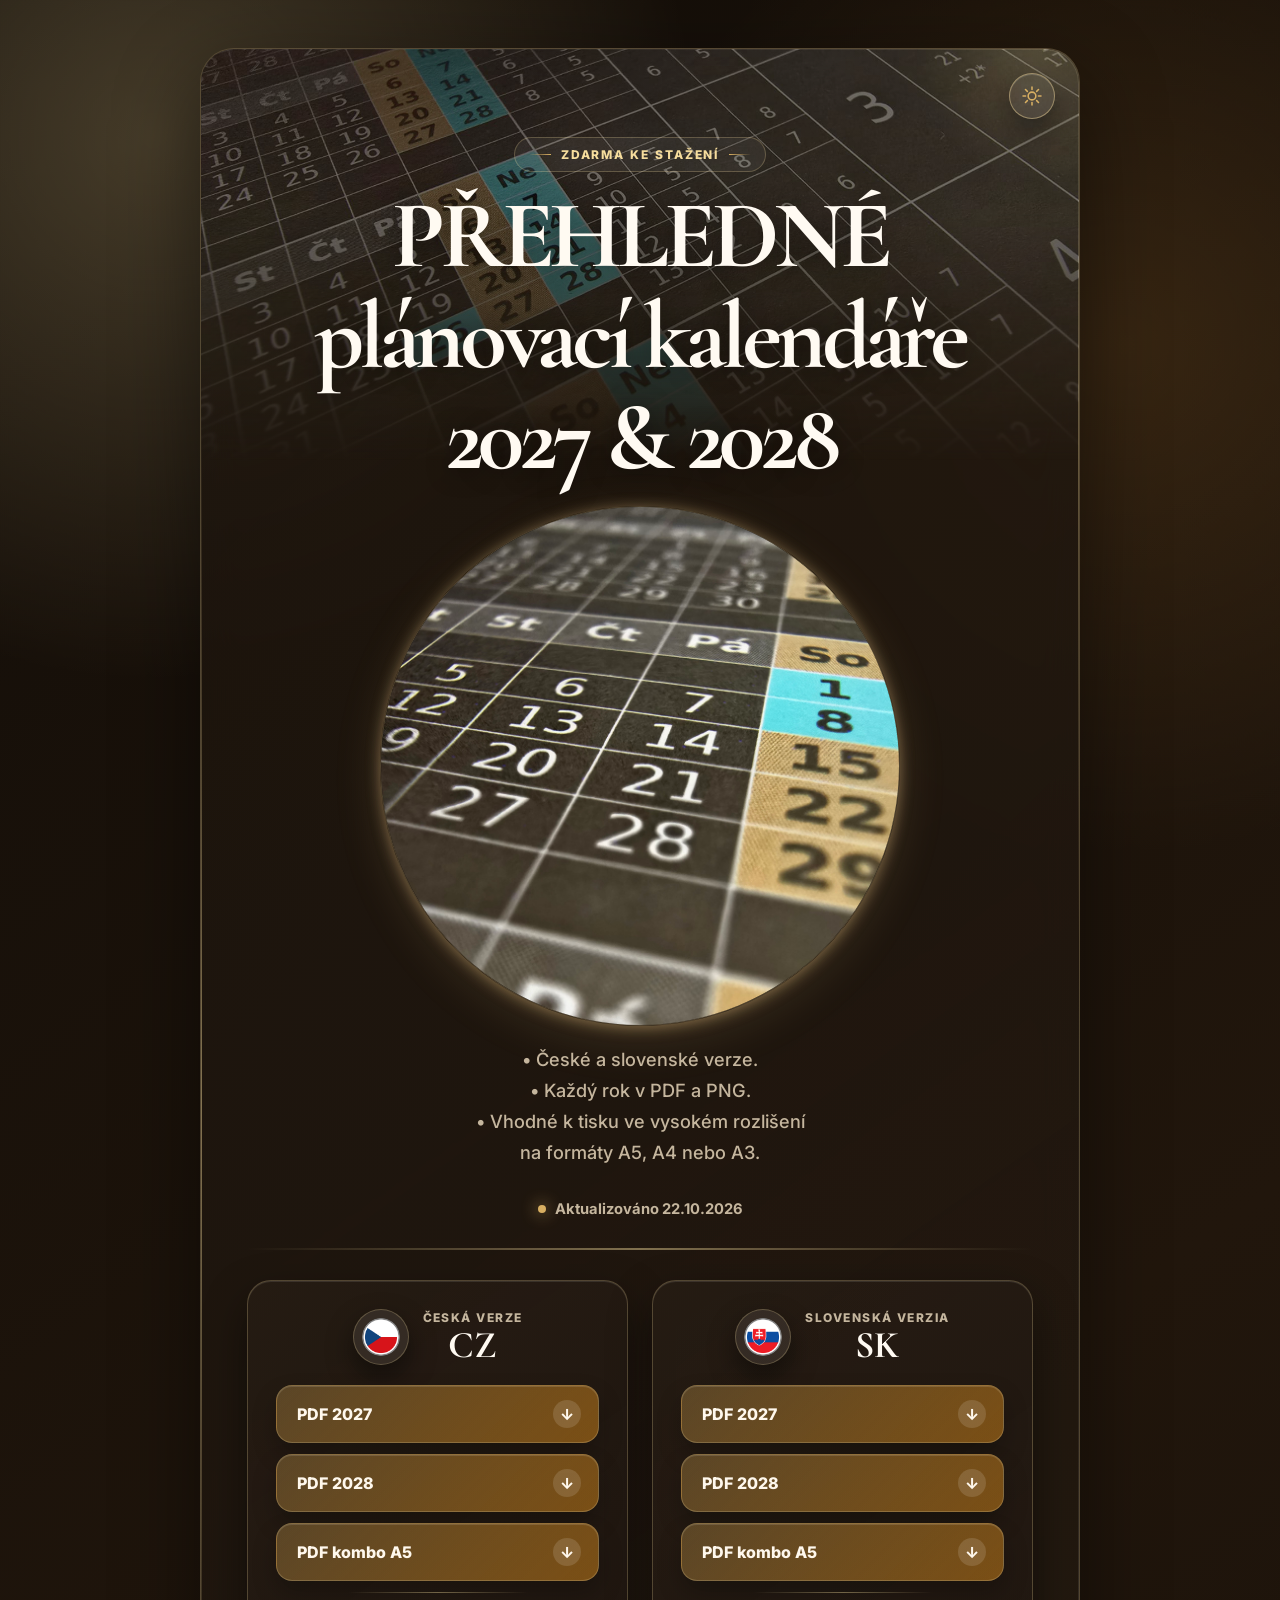
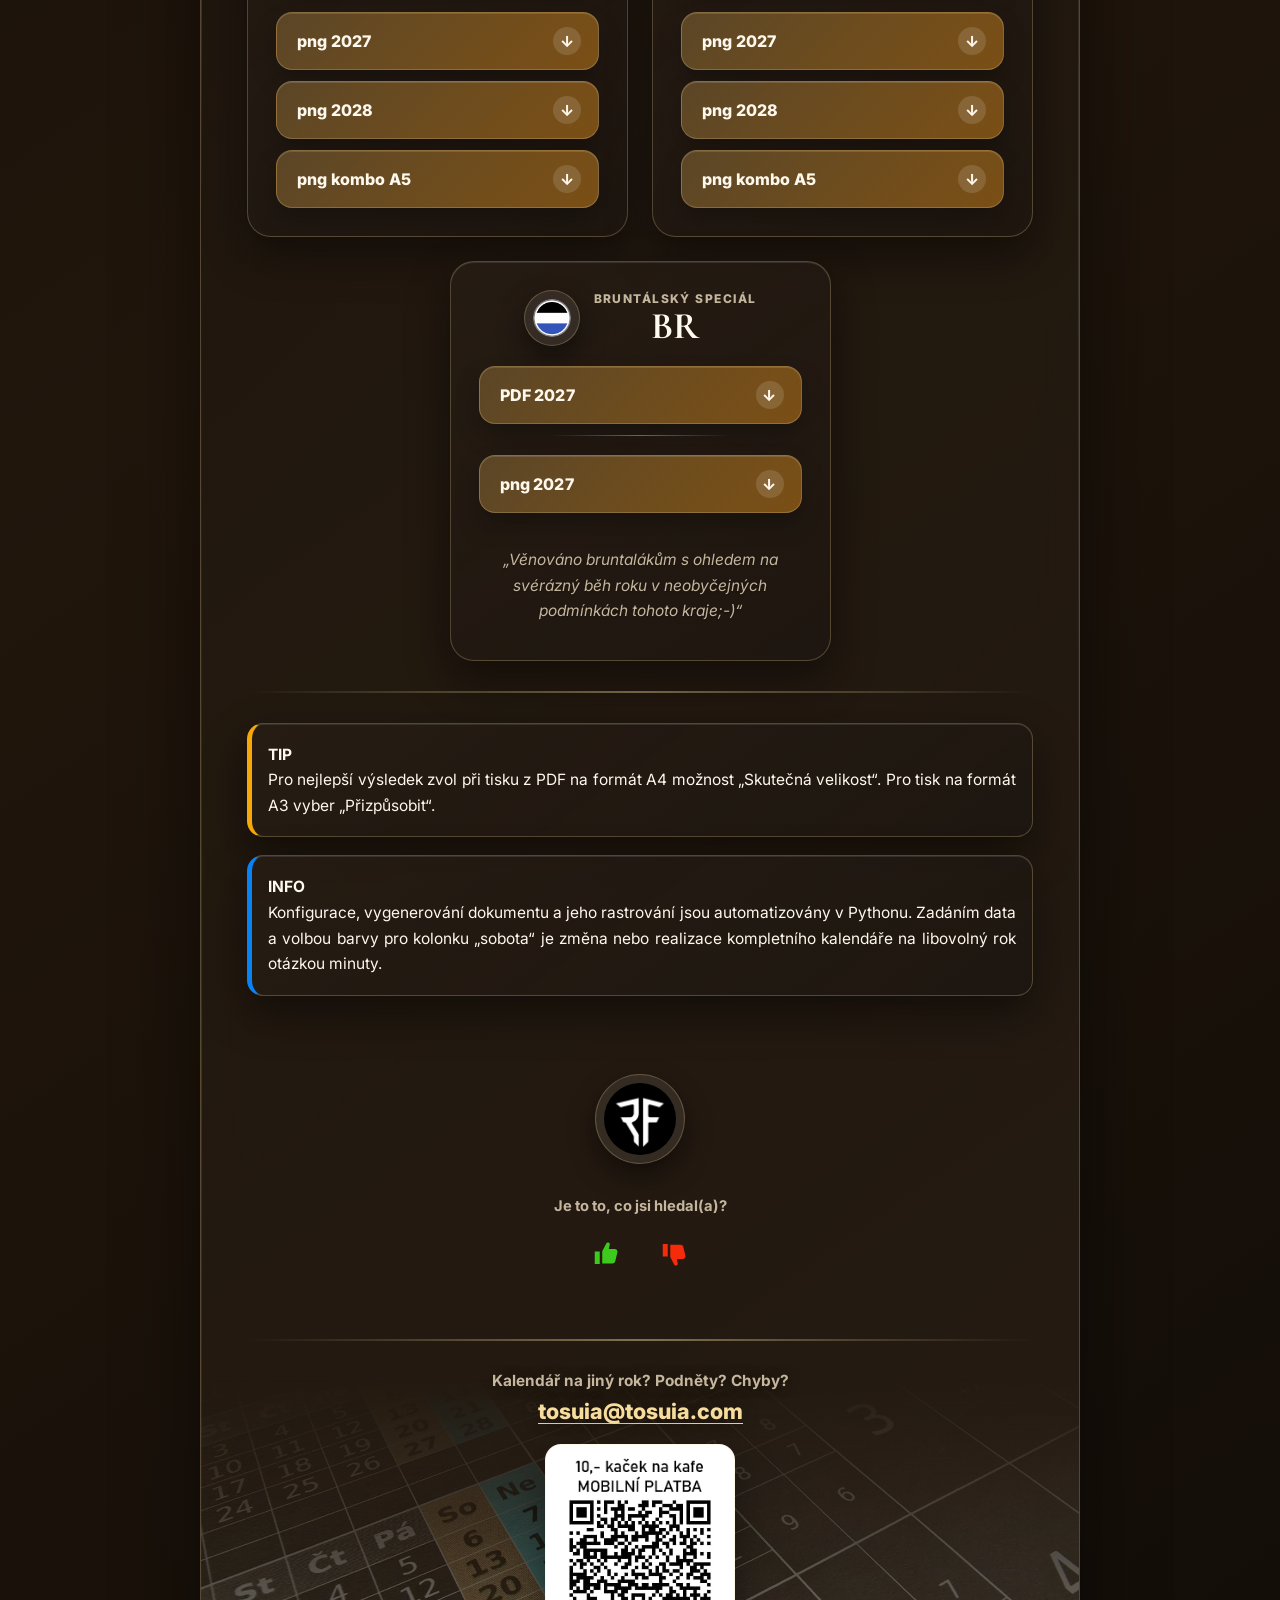
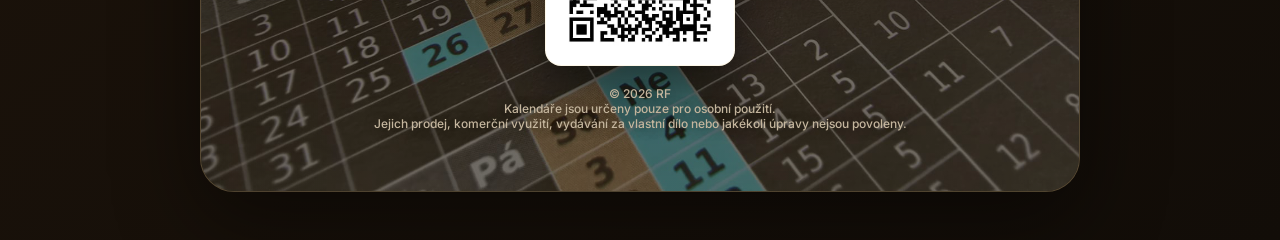
<file: index.html>
<!DOCTYPE html>
<html lang='cs' data-theme='dark'>
  <head>
    <meta charset='UTF-8'>
    <meta name='viewport' content='width=device-width, initial-scale=1.0'>
    <meta name='robots' content='index, follow'>
    <title>PDF a PNG Plánovací kalendáře</title>
    <meta name='description' content='Plánovací kalendáře ke stažení zdarma. České a slovenské verze pro tisk na A5, A4 nebo A3.'>
    <link rel='canonical' href='https://tosuia.github.io'>
    <link rel='icon' type='image/png' href='img/my-icon.png'>
    <meta property="og:title" content="PDF a PNG Plánovací kalendáře">
    <meta property="og:description" content="České a slovenské plánovací kalendáře ke stažení zdarma. Vhodné k tisku ve vysokém rozlišení
na formáty A5, A4 a A3.">
    <meta property="og:type" content="website">
    <meta property="og:url" content="https://tosuia.github.io/">
    <meta property="og:site_name" content="Plánovací kalendáře">
    <meta property="og:locale" content="cs_CZ">
    <meta property="og:locale:alternate" content="sk_SK">
    <meta property="og:image" content="https://tosuia.github.io/img/preview.png">
    <meta property="og:image:secure_url" content="https://tosuia.github.io/img/preview.png">
    <meta property="og:image:type" content="image/png">
    <meta property="og:image:width" content="1200">
    <meta property="og:image:height" content="630">
    <meta property="og:image:alt" content="Ukázka plánovacího kalendáře">
    <meta name="twitter:card" content="summary_large_image">
    <meta name="twitter:title" content="PDF a PNG Plánovací kalendáře">
    <meta name="twitter:description" content="České a slovenské plánovací kalendáře ke stažení zdarma. Vhodné k tisku ve vysokém rozlišení na formáty A5, A4 a A3.">
    <meta name="twitter:image" content="https://tosuia.github.io/img/preview.png">
    <meta name="twitter:image:alt" content="Ukázka plánovacího kalendáře">
    <meta name='theme-color' content='#120d08'>
    <link rel='preconnect' href='https://fonts.googleapis.com'>
    <link rel='preconnect' href='https://fonts.gstatic.com' crossorigin>
    <link href='https://fonts.googleapis.com/css2?family=Cormorant+Garamond:wght@600;700&family=Inter:wght@400;500;600;700;800&display=swap' rel='stylesheet'>
    <link rel='stylesheet' href='style.css'>
    <!-- Set theme before paint to avoid a flash of the wrong mode -->
    <script>
      (function() {
        try {
          var saved = localStorage.getItem('theme') || 'dark';
          document.documentElement.setAttribute('data-theme', saved);
        } catch (e) {
          document.documentElement.setAttribute('data-theme', 'dark');
        }
      })();
    </script>
    <script async src='https://www.googletagmanager.com/gtag/js?id=G-2VYE45JZ54'></script>
    <script>
      window.dataLayer = window.dataLayer || [];

      function gtag() {
        dataLayer.push(arguments);
      }
      gtag('js', new Date());
      gtag('config', 'G-2VYE45JZ54');
    </script>
  </head>
  <body>
    <main class='container' aria-label='Plánovací kalendáře ke stažení'>
      <div class='card-backdrop card-backdrop--top' aria-hidden='true'></div>
      <div class='card-backdrop card-backdrop--bottom' aria-hidden='true'></div>
      <button id='theme-toggle' class='theme-toggle' type='button' aria-label='Přepnout světlý a tmavý režim' title='Přepnout režim'>
        <svg class='icon-sun' viewBox='0 0 24 24' aria-hidden='true'>
          <circle cx='12' cy='12' r='4.2'></circle>
          <g stroke-linecap='round'>
            <line x1='12' y1='2.2' x2='12' y2='5'></line>
            <line x1='12' y1='19' x2='12' y2='21.8'></line>
            <line x1='2.2' y1='12' x2='5' y2='12'></line>
            <line x1='19' y1='12' x2='21.8' y2='12'></line>
            <line x1='4.9' y1='4.9' x2='6.9' y2='6.9'></line>
            <line x1='17.1' y1='17.1' x2='19.1' y2='19.1'></line>
            <line x1='4.9' y1='19.1' x2='6.9' y2='17.1'></line>
            <line x1='17.1' y1='6.9' x2='19.1' y2='4.9'></line>
          </g>
        </svg>
        <svg class='icon-moon' viewBox='0 0 24 24' aria-hidden='true'>
          <path d='M20.5 14.4A8 8 0 0 1 9.6 3.5a0.6 0.6 0 0 0-0.8-0.8 9.2 9.2 0 1 0 12.5 12.5 0.6 0.6 0 0 0-0.8-0.8z'></path>
        </svg>
      </button>
      <section class='hero' aria-labelledby='page-title'>
        <p class='eyebrow'>Zdarma ke stažení</p>
        <header class='header-text'>
          <h1 id='page-title'>PŘEHLEDNÉ <br>plánovací kalendáře <br>2027 &amp; 2028 </h1>
          <img src="img/calendar-preview.jpg" alt="Náhled kalendáře" class="calendar-preview" width="2100" height="2100">
          <p>• České a slovenské verze.<br>• Každý rok v PDF a PNG. <br>• Vhodné k tisku ve vysokém rozlišení <br>na formáty A5, A4 nebo A3.</p>
        </header>
        <p class='updated'>Aktualizováno 22.10.2026</p>
      </section>
      <div class='page-divider' aria-hidden='true'></div>
      <section class='download-grid' aria-label='Stažení kalendářů'>
        <div class='lang-card'>
          <div class='lang-head'>
            <img src='img/cz.png' alt='Česká verze' class='flag'>
            <div>
              <p class='lang-label'>Česká verze</p>
              <h2>CZ</h2>
            </div>
          </div>
          <ul class='downloads'>
            <li>
              <a href='pdf/PK_2027_CZ_flattened_600dpi.pdf' download='PK_2027_CZ_flattened_600dpi.pdf'>PDF 2027</a>
            </li>
            <li>
              <a href='pdf/PK_2028_CZ_flattened_600dpi.pdf' download='PK_2028_CZ_flattened_600dpi.pdf'>PDF 2028</a>
            </li>
            <li>
              <a href='pdf/PK_27_28_CZ_flattened_600dpi.pdf' download='PK_27_28_CZ_flattened_600dpi.pdf'>PDF kombo A5</a>
            </li>
            <li class='downloads-divider' aria-hidden='true'></li>
            <li>
              <a href='png/PK_2027_CZ_page_001_600dpi.png' download='PK_2027_CZ_page_001_600dpi.png'>png 2027</a>
            </li>
            <li>
              <a href='png/PK_2028_CZ_page_001_600dpi.png' download='PK_2028_CZ_page_001_600dpi.png'>png 2028</a>
            </li>
            <li>
              <a href='png/PK_27_28_CZ_page_001_600dpi.png' download='PK_27_28_CZ_page_001_600dpi.png'>png kombo A5</a>
            </li>
          </ul>
        </div>
        <div class='lang-card'>
          <div class='lang-head'>
            <img src='img/sk.png' alt='Slovenská verzia' class='flag'>
            <div>
              <p class='lang-label'>Slovenská verzia</p>
              <h2>SK</h2>
            </div>
          </div>
          <ul class='downloads'>
            <li>
              <a href='pdf/PK_2027_SK_flattened_600dpi.pdf' download='PK_2027_SK_flattened_600dpi.pdf'>PDF 2027</a>
            </li>
            <li>
              <a href='pdf/PK_2028_SK_flattened_600dpi.pdf' download='PK_2028_SK_flattened_600dpi.pdf'>PDF 2028</a>
            </li>
            <li>
              <a href='pdf/PK_27_28_SK_flattened_600dpi.pdf' download='PK_27_28_SK_flattened_600dpi.pdf'>PDF kombo A5</a>
            </li>
            <li class='downloads-divider' aria-hidden='true'></li>
            <li>
              <a href='png/PK_2027_SK_page_001_600dpi.png' download='PK_2027_SK_page_001_600dpi.png'>png 2027</a>
            </li>
            <li>
              <a href='png/PK_2028_SK_page_001_600dpi.png' download='PK_2028_SK_page_001_600dpi.png'>png 2028</a>
            </li>
            <li>
              <a href='png/PK_27_28_SK_page_001_600dpi.png' download='PK_27_28_SK_page_001_600dpi.png'>png kombo A5</a>
            </li>
          </ul>
        </div>
        <div class='lang-card'>
          <div class='lang-head'>
            <img src='img/znak.png' alt='Bruntálská varianta' class='flag'>
            <div>
              <p class='lang-label'>Bruntálský speciál</p>
              <h2>BR</h2>
            </div>
          </div>
          <ul class='downloads'>
            <li>
              <a href='pdf/BPK_2027.pdf' download='BPK_2027.pdf'>PDF 2027</a>
            </li>
            <li class='downloads-divider' aria-hidden='true'></li>
            <li>
              <a href='png/BPK_2027.png' download='BPK_2027.png'>png 2027</a>
            </li>
          </ul>
          <div class="announcement_1">
            <br>„Věnováno bruntalákům s ohledem na svérázný běh roku v neobyčejných podmínkách tohoto kraje;-)“
          </div>
        </div>
      </section>
      <div class='page-divider' aria-hidden='true'></div>
      <section class='notice-stack' aria-label='Poznámky'>
        <div class='announcement_2'>
          <b>TIP</b>
          <br>Pro nejlepší výsledek zvol při tisku z PDF na formát A4 možnost „Skutečná velikost“. Pro tisk na formát A3 vyber „Přizpůsobit“.
        </div>
        <div class='announcement_3'>
          <b>INFO</b>
          <br>Konfigurace, vygenerování dokumentu a jeho rastrování jsou automatizovány v Pythonu. Zadáním data a volbou barvy pro kolonku „sobota“ je změna nebo realizace kompletního kalendáře na libovolný rok otázkou minuty.
        </div>
      </section>
      <img src='img/logo_rf_148.png' srcset='img/logo_rf_148.png 2x, img/logo_rf_224.png 3x' alt='Logo' class='logo_rf' draggable='false'>
      <section class='feedback' aria-labelledby='feedback-title'>
          <p class='feedback-title' id='feedback-title'>Je to to, co jsi hledal(a)?</p>
        <div class='feedback-actions' role='group' aria-label='Ohodnotit stránku'>
          <button class='feedback-button feedback-button--up' id='feedback-up' type='button' aria-label='Líbí se mi' aria-pressed='false' title='Ujde to'>
            <svg viewBox='0 0 24 24' aria-hidden='true' focusable='false'>
              <path d='M7 10v10H3V10h4Zm2 10V9.7l3.2-6.2c.3-.6 1-.9 1.7-.7.8.2 1.3 1 1.1 1.8L14.2 8H19c1.2 0 2.2 1 2.2 2.2 0 .2 0 .4-.1.6l-1.7 7c-.2 1-1.1 1.7-2.1 1.7H9Z' />
            </svg>
          </button>
          <button class='feedback-button feedback-button--down' id='feedback-down' type='button' aria-label='Nelíbí se mi' aria-pressed='false' title='O ničem!'>
            <svg viewBox='0 0 24 24' aria-hidden='true' focusable='false'>
              <path d='M7 14V4H3v10h4Zm2-10v10.3l3.2 6.2c.3.6 1 .9 1.7.7.8-.2 1.3-1 1.1-1.8L14.2 16H19c1.2 0 2.2-1 2.2-2.2 0-.2 0-.4-.1-.6l-1.7-7c-.2-1-1.1-1.7-2.1-1.7H9Z' />
            </svg>
          </button>
        </div>
        <p class='feedback-message' id='feedback-message' aria-live='polite'></p>
      </section>
      <div class='page-divider' aria-hidden='true'></div>
      <section class='support' aria-label='Kontakt a podpora'>
        <p class='note'>Kalendář na jiný rok? Podněty? Chyby?</p>
        <p class='contact'>
          <a href='mailto:tosuia@tosuia.com'>tosuia@tosuia.com</a>
        </p>
        <img class='qr' src='img/10.png' alt='QR kód pro příspěvek na kafe'>
        <br>
        <p class='copyright'>© 2026 RF<br>Kalendáře jsou určeny pouze pro osobní použití.<br>Jejich prodej, komerční využití, vydávání za vlastní dílo nebo jakékoli úpravy nejsou povoleny.</p>
      </section>
    </main>
    <script src='tracking.js?v=2'></script>
    <script>
      (function() {
        var btn = document.getElementById('theme-toggle');
        if (!btn) return;
        var themeMeta = document.querySelector('meta[name="theme-color"]');

        function syncMeta(theme) {
          if (themeMeta) {
            themeMeta.setAttribute('content', theme === 'light' ? '#f7efe3' : '#120d08');
          }
        }
        syncMeta(document.documentElement.getAttribute('data-theme') || 'dark');
        btn.addEventListener('click', function() {
          var current = document.documentElement.getAttribute('data-theme');
          var next = current === 'dark' ? 'light' : 'dark';
          document.documentElement.setAttribute('data-theme', next);
          try {
            localStorage.setItem('theme', next);
          } catch (e) {}
          syncMeta(next);
        });
      })();
      (function() {
        var upButton = document.getElementById('feedback-up');
        var downButton = document.getElementById('feedback-down');
        var message = document.getElementById('feedback-message');
        var storageKey = 'calendar-site-feedback';
        var feedbackMessageTimer;
        var submittedFeedback = null;
        if (!upButton || !downButton || !message) return;

        function setFeedback(choice, announce) {
          var isUp = choice === 'up';
          var isDown = choice === 'down';
          upButton.classList.toggle('is-selected', isUp);
          downButton.classList.toggle('is-selected', isDown);
          upButton.setAttribute('aria-pressed', String(isUp));
          downButton.setAttribute('aria-pressed', String(isDown));
          clearTimeout(feedbackMessageTimer);
          if (choice && announce) {
            message.textContent = isUp ? 'Paráda! Díky😊' : 'Hmmm...😏';
            feedbackMessageTimer = setTimeout(function() {
              message.textContent = '';
            }, 3000);
          } else {
            message.textContent = '';
          }
        }

        function sendFeedbackToAnalytics(choice, previousChoice) {
          if (typeof gtag !== 'function') return;
          gtag('event', 'calendar_feedback', {
            feedback_rating: choice,
            previous_rating: previousChoice || 'none'
          });
        }

        function saveFeedback(choice) {
          var previousChoice = submittedFeedback;
          try {
            previousChoice = localStorage.getItem(storageKey) || previousChoice;
          } catch (e) {}
          if (previousChoice === 'up' || previousChoice === 'down') {
            submittedFeedback = previousChoice;
            setFeedback(previousChoice, true);
            message.textContent = 'Tady se už známkovalo...';
            return;
          }
          submittedFeedback = choice;
          sendFeedbackToAnalytics(choice, null);
          try {
            localStorage.setItem(storageKey, choice);
          } catch (e) {}
          setFeedback(choice, true);
        }
        upButton.addEventListener('click', function() {
          saveFeedback('up');
        });
        downButton.addEventListener('click', function() {
          saveFeedback('down');
        });
        try {
          var savedFeedback = localStorage.getItem(storageKey);
          if (savedFeedback === 'up' || savedFeedback === 'down') {
            submittedFeedback = savedFeedback;
            setFeedback(savedFeedback, false);
          }
        } catch (e) {}
      })();
    </script>
  </body>
</html>
</file>
<file: style.css>
:root {
    color-scheme: dark;
    --page-bg: #120d08;
    --page-bg-2: #21160c;
    --surface: rgba(26, 19, 13, 0.78);
    --surface-strong: rgba(37, 27, 18, 0.86);
    --surface-soft: rgba(255, 255, 255, 0.055);
    --text: #fff8ed;
    --text-muted: #c5b69e;
    --heading: #fffaf2;
    --gold: #d8af62;
    --gold-2: #f6dd9d;
    --gold-3: #9b6c27;
    --line: rgba(246, 221, 157, 0.24);
    --line-strong: rgba(246, 221, 157, 0.46);
    --shadow: rgba(0, 0, 0, 0.46);
    --success: #3ec91e;
    --warning: #f52b0c;
    --focus: #f7d47d;
    --backdrop-opacity: 0.70;
    --backdrop-tint: rgba(18, 13, 8, 0.45);
    --backdrop-blend: luminosity;
    --radius-xl: 34px;
    --radius-lg: 24px;
    --radius-md: 16px;
    --divider-spacing: 30px;
}

:root[data-theme='light'] {
    color-scheme: light;
    --page-bg: #f7efe3;
    --page-bg-2: #ead8bd;
    --surface: rgba(255, 251, 243, 0.82);
    --surface-strong: rgba(255, 253, 248, 0.94);
    --surface-soft: rgba(80, 52, 20, 0.055);
    --text: #2f2519;
    --text-muted: #735f43;
    --heading: #22180f;
    --gold: #9b6c27;
    --gold-2: #6f4717;
    --gold-3: #d8af62;
    --line: rgba(113, 79, 32, 0.22);
    --line-strong: rgba(113, 79, 32, 0.42);
    --shadow: rgba(73, 48, 17, 0.18);
    --success: #3ec91e;
    --warning: #f52b0c;
    --focus: #8c5f17;
    --backdrop-opacity: 0.70;
    --backdrop-tint: rgba(247, 239, 227, 0.55);
    --backdrop-blend: luminosity;
}

* {
    box-sizing: border-box;
}

html {
    min-height: 100%;
    background: var(--page-bg);
}

body {
    min-height: 100vh;
    margin: 0;
    padding: clamp(16px, 4vw, 48px);
    font-family: 'Inter', 'Open Sans', system-ui, -apple-system, BlinkMacSystemFont, 'Segoe UI', sans-serif;
    color: var(--text);
    background:
        radial-gradient(circle at 12% 4%, rgba(246, 221, 157, 0.22), transparent 34rem),
        radial-gradient(circle at 88% 10%, rgba(181, 123, 51, 0.18), transparent 32rem),
        linear-gradient(145deg, var(--page-bg), var(--page-bg-2) 48%, var(--page-bg));
    transition: background 0.35s ease, color 0.35s ease;
}

body::before {
    content: '';
    position: fixed;
    inset: 0;
    z-index: -2;
    pointer-events: none;
    background-image:
        linear-gradient(rgba(255, 255, 255, 0.045) 1px, transparent 1px),
        linear-gradient(90deg, rgba(255, 255, 255, 0.04) 1px, transparent 1px);
    background-size: 72px 72px;
    mask-image: radial-gradient(circle at center, black 0%, transparent 72%);
}

body::after {
    content: '';
    position: fixed;
    inset: 18px;
    z-index: -1;
    pointer-events: none;
    border: 1px solid var(--line);
    border-radius: 38px;
}

button,
a {
    -webkit-tap-highlight-color: transparent;
}

button:focus-visible,
a:focus-visible {
    outline: 3px solid var(--focus);
    outline-offset: 4px;
}

.container {
    position: relative;
    width: min(100%, 880px);
    margin: 0 auto;
    padding: clamp(24px, 5vw, 46px);
    text-align: center;
    background:
        linear-gradient(145deg, var(--surface), var(--surface-strong)),
        linear-gradient(135deg, transparent, rgba(246, 221, 157, 0.08));
    border: 1px solid var(--line);
    border-radius: var(--radius-xl);
    box-shadow:
        0 28px 85px var(--shadow),
        inset 0 1px 0 rgba(255, 255, 255, 0.12);
    backdrop-filter: blur(18px) saturate(125%);
    overflow: hidden;
}

.container::before,
.container::after {
    content: '';
    position: absolute;
    pointer-events: none;
}

.container::before {
    inset: 0;
    border-radius: inherit;
    padding: 1px;
    background: linear-gradient(135deg, transparent 8%, var(--gold-2), transparent 42%, rgba(255, 255, 255, 0.24), transparent 82%);
    opacity: 0.48;
    -webkit-mask:
        linear-gradient(#fff 0 0) content-box,
        linear-gradient(#fff 0 0);
    -webkit-mask-composite: xor;
    mask:
        linear-gradient(#fff 0 0) content-box,
        linear-gradient(#fff 0 0);
    mask-composite: exclude;
}

.container::after {
    width: 260px;
    height: 260px;
    top: -122px;
    right: -92px;
    border-radius: 50%;
    background: radial-gradient(circle, rgba(246, 221, 157, 0.18), transparent 68%);
}

/* ---------- Theme toggle (sun/moon icon, ported from version A) ---------- */
.theme-toggle {
    position: absolute;
    top: clamp(16px, 3vw, 24px);
    right: clamp(16px, 3vw, 24px);
    z-index: 2;
    display: grid;
    place-items: center;
    width: 46px;
    height: 46px;
    padding: 0;
    border: 1px solid var(--line-strong);
    border-radius: 50%;
    color: var(--gold);
    background: var(--surface-soft);
    box-shadow: 0 12px 30px var(--shadow), inset 0 1px 0 rgba(255, 255, 255, 0.14);
    cursor: pointer;
    transition: transform 0.3s ease, color 0.3s ease, border-color 0.3s ease, box-shadow 0.3s ease;
}

.theme-toggle:hover {
    transform: rotate(18deg) scale(1.06);
    color: var(--gold-2);
    border-color: var(--gold);
    box-shadow: 0 16px 36px var(--shadow), inset 0 1px 0 rgba(255, 255, 255, 0.14);
}

.theme-toggle svg {
    width: 22px;
    height: 22px;
    fill: none;
    stroke: currentColor;
    stroke-width: 1.7;
}

.theme-toggle .icon-moon {
    fill: currentColor;
    stroke: none;
}

:root[data-theme='dark'] .theme-toggle .icon-sun { display: block; }
:root[data-theme='dark'] .theme-toggle .icon-moon { display: none; }
:root[data-theme='light'] .theme-toggle .icon-sun { display: none; }
:root[data-theme='light'] .theme-toggle .icon-moon { display: block; }

.hero {
    position: relative;
    z-index: 1;
    padding-top: 26px;
    /* leaves room for the backdrop to fade out before the download grid */
    padding-bottom: clamp(36px, 7vw, 72px);
}

.eyebrow {
    display: inline-flex;
    align-items: center;
    gap: 10px;
    margin: 16px 0 14px;
    padding: 9px 14px;
    border: 1px solid var(--line);
    border-radius: 999px;
    color: var(--gold-2);
    background: var(--surface-soft);
    font-size: 0.75rem;
    font-weight: 800;
    letter-spacing: 0.16em;
    text-transform: uppercase;
}

.eyebrow::before,
.eyebrow::after {
    content: '';
    width: 22px;
    height: 1px;
    background: linear-gradient(90deg, transparent, var(--gold));
}

.eyebrow::after {
    background: linear-gradient(90deg, var(--gold), transparent);
}

.header-text h1 {
    margin: 0 0 14px;
    color: var(--heading);
    font-family: 'Cormorant Garamond', Georgia, serif;
    font-size: clamp(3rem, 10vw, 6rem);
    font-weight: 700;
    line-height: 1.05;
    letter-spacing: -0.055em;
    text-wrap: balance;
    text-shadow: 0 2px 26px var(--shadow);
}

.header-text p {
    max-width: 620px;
    margin: 0 auto;
    color: var(--text-muted);
    font-size: clamp(1rem, 2vw, 1.14rem);
    font-weight: 500;
    line-height: 1.7;
}

/* ---------- Sunken calendar backdrops (top hero + bottom support) ---------- */
.card-backdrop {
    position: absolute;
    left: 0;
    right: 0;
    /* image is 1600x770 (~2.08:1) — keep the band close to that ratio */
    height: min(48vw, 430px);
    z-index: 0;
    pointer-events: none;
    background-image:
        linear-gradient(to bottom, var(--backdrop-tint), var(--backdrop-tint)),
        url('img/backdrop.jpg');
    background-size: cover;
    background-blend-mode: var(--backdrop-blend);
    opacity: var(--backdrop-opacity);
}

.card-backdrop--top {
    top: 0;
    background-position: center top;
    -webkit-mask-image: linear-gradient(to bottom, black 0%, black 38%, transparent 96%);
    mask-image: linear-gradient(to bottom, black 0%, black 38%, transparent 96%);
}

.card-backdrop--bottom {
    bottom: 0;
    background-position: center bottom;
    -webkit-mask-image: linear-gradient(to top, black 0%, black 32%, transparent 96%);
    mask-image: linear-gradient(to top, black 0%, black 32%, transparent 96%);
}

.updated {
    display: inline-flex;
    align-items: center;
    gap: 9px;
    margin: clamp(20px, 4vw, 32px) 0 0;
    color: var(--text-muted);
    font-size: 0.92rem;
    font-weight: 700;
}

.updated::before {
    content: '';
    width: 8px;
    height: 8px;
    border-radius: 50%;
    background: var(--gold);
    box-shadow: 0 0 16px var(--gold);
}

.download-grid {
    position: relative;
    z-index: 1;
    display: grid;
    grid-template-columns: repeat(2, minmax(0, 1fr));
    gap: clamp(18px, 3vw, 24px);
    margin: 0 0 18px;
}

.download-grid .lang-card:nth-child(3) {
    grid-column: 1 / -1;
    width: calc((100% - clamp(18px, 3vw, 24px)) / 2);
    justify-self: center;
}

.lang-card,
.announcement_2,
.announcement_3 {
    position: relative;
    border: 1px solid var(--line);
    background:
        linear-gradient(145deg, var(--surface-strong), var(--surface)),
        var(--surface-soft);
    box-shadow:
        0 18px 44px var(--shadow),
        inset 0 1px 0 rgba(255, 255, 255, 0.10);
}

.lang-card {
    padding: clamp(20px, 4vw, 28px);
    border-radius: var(--radius-lg);
    overflow: hidden;
    transition: transform 0.22s ease, border-color 0.22s ease, box-shadow 0.22s ease;
}

.lang-card:hover {
    transform: translateY(-5px);
    border-color: var(--line-strong);
    box-shadow: 0 24px 54px var(--shadow), inset 0 1px 0 rgba(255, 255, 255, 0.14);
}

.lang-card::before,
.downloads a::before {
    content: '';
    position: absolute;
    inset: 0;
    pointer-events: none;
    background: linear-gradient(110deg, transparent 0%, transparent 38%, rgba(255, 255, 255, 0.42) 50%, transparent 62%, transparent 100%);
    background-size: 240% 100%;
    background-position: 140% 50%;
    opacity: 0;
    transition: opacity 0.2s ease;
}

.lang-card:hover::before,
.downloads a:hover::before {
    opacity: 1;
    animation: shimmer 1.15s ease both;
}

.lang-head {
    display: flex;
    align-items: center;
    justify-content: center;
    gap: 14px;
    margin-bottom: 20px;
}

.flag {
    display: block;
    width: 56px;
    height: 56px;
    padding: 8px;
    border: 1px solid var(--line);
    border-radius: 50%;
    background: rgba(255, 255, 255, 0.08);
    box-shadow: 0 12px 28px var(--shadow);
}

.lang-label {
    margin: 0 0 2px;
    color: var(--text-muted);
    font-size: 0.75rem;
    font-weight: 800;
    letter-spacing: 0.12em;
    text-transform: uppercase;
}

.lang-card h2 {
    margin: 0;
    color: var(--heading);
    font-family: 'Cormorant Garamond', Georgia, serif;
    font-size: 2.35rem;
    font-weight: 700;
    line-height: 1;
}

.downloads {
    position: relative;
    z-index: 1;
    display: grid;
    gap: 11px;
    list-style: none;
    padding: 0;
    margin: 0;
}

.downloads li + li {
    margin-top: 0;
}

.downloads-divider {
    width: min(180px, 56%);
    height: 1px;
    margin: 8px auto;
    padding: 0;
    border: 0;
    background: linear-gradient(90deg, transparent, var(--line-strong), transparent);
}

.page-divider {
    width: min(800px, 100%);
    height: 2px;
    margin: var(--divider-spacing) auto;
    padding: 0;
    border: 0;
    background: linear-gradient(90deg, transparent, var(--line-strong), transparent);
}

.downloads a {
    position: relative;
    display: inline-flex;
    align-items: center;
    justify-content: space-between;
    gap: 14px;
    width: 100%;
    min-height: 54px;
    padding: 14px 17px 14px 20px;
    border: 1px solid var(--line);
    border-radius: var(--radius-md);
    color: #fff8ed;
    background:
        linear-gradient(135deg, rgba(215, 174, 98, 0.28), rgba(127, 77, 20, 0.42)),
        linear-gradient(135deg, #2a1d10, #765016);
    box-shadow: 0 12px 24px rgba(0, 0, 0, 0.24), inset 0 1px 0 rgba(255, 255, 255, 0.12);
    overflow: hidden;
    text-decoration: none;
    font-weight: 800;
    letter-spacing: 0.01em;
    transition: transform 0.18s ease, border-color 0.18s ease, box-shadow 0.18s ease, filter 0.18s ease;
}

:root[data-theme='light'] .downloads a {
    color: #fff9ee;
    background:
        linear-gradient(135deg, rgba(245, 213, 144, 0.28), rgba(128, 80, 21, 0.38)),
        linear-gradient(135deg, #7d541b, #b98934);
}

.downloads a::after {
    content: '↓';
    display: grid;
    place-items: center;
    width: 28px;
    height: 28px;
    flex: 0 0 auto;
    border-radius: 50%;
    background: rgba(255, 255, 255, 0.13);
    font-size: 0.95rem;
    line-height: 1;
}

.downloads a:hover {
    transform: translateY(-2px);
    border-color: var(--gold-2);
    box-shadow: 0 17px 32px rgba(0, 0, 0, 0.30), 0 0 0 1px rgba(246, 221, 157, 0.12) inset;
    filter: brightness(1.07);
}

.notice-stack {
    position: relative;
    z-index: 1;
}

.announcement_1 {
    max-width: 100%;
    margin: 8px auto;    
    color: var(--text-muted);
    font-size: 0.97rem;
    line-height: 1.65;
    text-align: center;
    font-style: italic;
    text-shadow: 0 1px 2px rgba(0, 0, 0, 0.25);
    text-wrap: balance;
    hyphens: auto;
    overflow-wrap: break-word;        
    padding-inline: 1rem;
}

.announcement_2,
.announcement_3 {
    max-width: 100%;
    margin: 18px auto;
    padding: 18px 20px 18px 22px;
    border-radius: var(--radius-md);
    color: var(--text);
    font-size: 0.97rem;
    line-height: 1.65;
    text-align: justify;
    hyphens: auto;
    overflow-wrap: break-word;
    padding-inline: 1rem;
}


.announcement_2 {
    border-left: 5px solid #f7a707;
}

.announcement_3 {
    border-left: 5px solid #0783f7;
}
.announcement_1 b
.announcement_2 b,
.announcement_3 b {
    color: var(--heading);
}

.logo_rf {
    display: block;
    width: 90px;
    height: 90px;
    margin: clamp(34px, 6vw, 60px) auto;   /* equal top & bottom, keeps it centred */
    padding: 8px;
    border: 1px solid var(--line);
    border-radius: 50%;
    background: rgba(255, 255, 255, 0.08);
    box-shadow: 0 12px 28px var(--shadow);
    animation: spinSlow 30s linear infinite;
}

@keyframes spinSlow {
    to { rotate: 360deg; }
}

/* ---------- Simple thumbs up/down feedback ---------- */
.feedback {
    position: relative;
    z-index: 1;
    margin: calc(clamp(34px, 6vw, 60px) * -0.45) auto clamp(28px, 5vw, 44px);
    text-align: center;
}

.feedback-title {
    margin: 0 0 12px;
    color: var(--text-muted);
    font-size: 0.92rem;
    font-weight: 700;
}

.feedback-actions {
    display: flex;
    justify-content: center;
    gap: 14px;
}

.feedback-button {
    display: grid;
    place-items: center;
    width: 54px;
    height: 54px;
    padding: 0;
    border: 0;
    border-radius: 0;
    background: transparent;
    box-shadow: none;
    cursor: pointer;
    transition: transform 0.2s ease, color 0.2s ease;
}

.feedback-button svg {
    width: 30px;
    height: 30px;
    fill: currentColor;
}

.feedback-button--up {
    color: var(--success);
}

.feedback-button--up:hover {
    transform: translateY(-3px) scale(1.05);
}

.feedback-button--up.is-selected {
    color: var(--success)
}

.feedback-button--down {
    color: var(--warning);
}

.feedback-button--down:hover {
    transform: translateY(-3px) scale(1.05);
}

.feedback-button--down.is-selected {
    color: var(--warning)
}

.feedback-message {
    min-height: 1.4em;
    margin: 10px 0 0;
    color: var(--gold-2);
    font-size: 0.82rem;
    font-weight: 700;
}

.support {
    position: relative;
    z-index: 1;
    margin-top: 0;           /* was 30px */
    padding: 0 20px 6px;     /* top padding moved into .logo_rf's margin */
}

.note {
    position: relative;
    margin: 0 0 8px;
    color: var(--text-muted);
    font-size: 0.96rem;
    font-weight: 700;
    text-shadow: 0 1px 14px var(--shadow);
}

.copyright {
    position: relative;
    margin: 0 0 8px;
    color: var(--text-muted);
    font-size: 0.75rem;
    font-weight: 500;
    text-shadow: 0 1px 14px var(--shadow);
    hyphens: auto;
    overflow-wrap: break-word;
}

.contact {
    position: relative;
    margin: 0 0 20px;
    font-size: clamp(1.1rem, 3vw, 1.35rem);
    font-weight: 800;
    text-shadow: 0 1px 18px var(--shadow);
}

.contact a {
    color: var(--gold-2);
    text-decoration: none;
    background-image: linear-gradient(90deg, currentColor, currentColor);
    background-repeat: no-repeat;
    background-position: 0 100%;
    background-size: 100% 1px;
}

.contact a:hover {
    background-size: 100% 2px;
}

.qr {
    position: relative;
    display: block;
    width: min(100%, 190px);
    height: auto;
    margin: 0 auto;
    padding: 8px;
    border: 1px solid var(--line);
    border-radius: var(--radius-md);
    background: #fff;
    box-shadow: 0 20px 42px var(--shadow);
}

.calendar-preview {
    display: block;
    width: 80%;
    max-width: 680px;
    height: auto;
    margin: 18px auto;
    border: 1px solid var(--line);
    border-radius: 50%;
}

:root[data-theme='light'] .calendar-preview {
    box-shadow:
        0 4px 12px rgba(73, 48, 17, 0.50),
        0 18px 42px rgba(73, 48, 17, 0.18);
    border: 1px solid var(--line);
    border-radius: 50%;
}

:root[data-theme='dark'] .calendar-preview {
    box-shadow:
        0 2px 14px rgba(214, 178, 120, 0.50),
        0 12px 48px rgba(214, 178, 120, 0.16);
    border: 1px solid var(--line);
    border-radius: 50%;
}

@keyframes shimmer {
    from {
        background-position: 140% 50%;
    }
    to {
        background-position: -140% 50%;
    }
}

@media (prefers-reduced-motion: reduce) {
    *,
    *::before,
    *::after {
        scroll-behavior: auto !important;
        animation-duration: 0.01ms !important;
        animation-iteration-count: 1 !important;
        transition-duration: 0.01ms !important;
    }

    .theme-toggle:hover {
        transform: none;
    }
}

@media (max-width: 760px) {
    .download-grid {
        grid-template-columns: 1fr;
    }

    .download-grid .lang-card:nth-child(3) {
        grid-column: auto;
        width: 100%;
    }

    body {
        padding: 14px;
    }

    body::after {
        inset: 8px;
        border-radius: 26px;
    }

    .container {
        padding: 22px 16px 30px;
        border-radius: 28px;
    }

    .theme-toggle {
        top: 16px;
        right: 16px;
        width: 42px;
        height: 42px;
    }

    .eyebrow {
        max-width: 100%;
        font-size: 0.68rem;
        letter-spacing: 0.12em;
    }

    .eyebrow::before,
    .eyebrow::after {
        width: 12px;
    }

    .download-grid {
        grid-template-columns: 1fr;
    }

    .lang-head {
        justify-content: flex-start;
        text-align: left;
    }

    .downloads a {
        min-height: 52px;
    }
}

@media (max-width: 420px) {
    .header-text h1 {
        font-size: clamp(2.55rem, 16vw, 3.8rem);
    }

    .announcement_1,
    .announcement_2 {
        padding: 16px;
    }
}

@media (width > 760px) {
    .calendar-preview {
        max-width: 520px;
    }
}

/* ---------- Consistent page-divider spacing ---------- */

.hero {
    padding-bottom: 0;
}

.download-grid {
    margin-top: 0;
    margin-bottom: 0;
}

.notice-stack {
    display: flow-root;
}

.notice-stack > :first-child {
    margin-top: 0;
}

.feedback {
    margin-bottom: 0;
}

.support {
    margin-top: 0;
    padding-top: 0;
}
</file>
